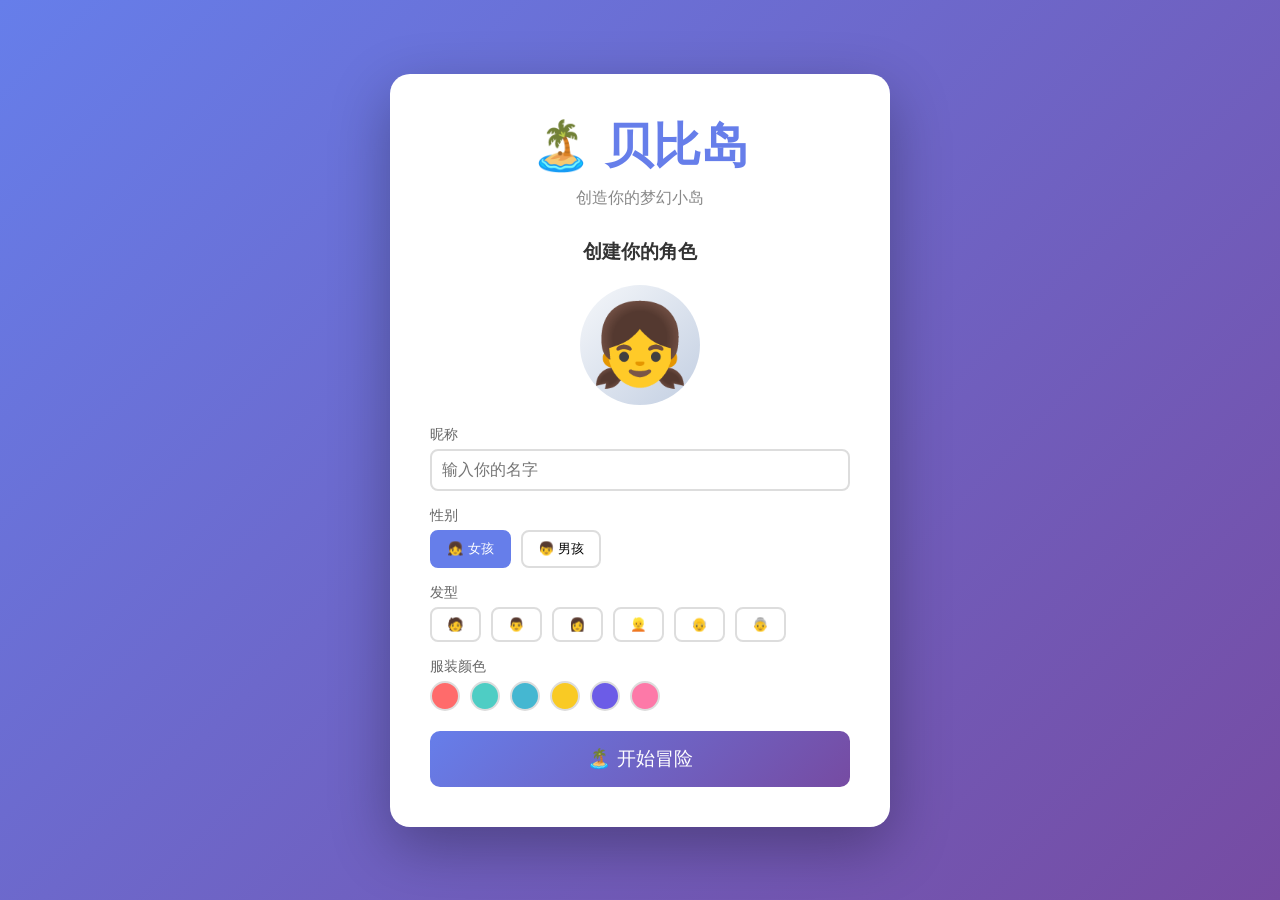
<file: index.html>
<!DOCTYPE html>
<html lang="zh-CN">
<head>
    <meta charset="UTF-8">
    <meta name="viewport" content="width=device-width, initial-scale=1.0">
    <title>贝比岛 - 我的梦幻小岛</title>
    <link rel="stylesheet" href="style.css">
</head>
<body>
    <!-- 登录/创建角色界面 -->
    <div id="login-screen" class="screen active">
        <div class="login-container">
            <h1 class="game-logo">🏝️ 贝比岛</h1>
            <p class="game-subtitle">创造你的梦幻小岛</p>

            <div class="character-creator">
                <h3>创建你的角色</h3>
                <div class="character-preview">
                    <div id="preview-avatar" class="avatar-preview">👧</div>
                </div>

                <div class="creator-options">
                    <div class="option-group">
                        <label>昵称</label>
                        <input type="text" id="player-name" placeholder="输入你的名字" maxlength="8">
                    </div>

                    <div class="option-group">
                        <label>性别</label>
                        <div class="gender-select">
                            <button class="gender-btn active" data-gender="female" onclick="setGender('female')">👧 女孩</button>
                            <button class="gender-btn" data-gender="male" onclick="setGender('male')">👦 男孩</button>
                        </div>
                    </div>

                    <div class="option-group">
                        <label>发型</label>
                        <div class="style-selector">
                            <button onclick="setHair('🧑')">🧑</button>
                            <button onclick="setHair('👨')">👨</button>
                            <button onclick="setHair('👩')">👩</button>
                            <button onclick="setHair('👱')">👱</button>
                            <button onclick="setHair('👴')">👴</button>
                            <button onclick="setHair('👵')">👵</button>
                        </div>
                    </div>

                    <div class="option-group">
                        <label>服装颜色</label>
                        <div class="color-selector">
                            <button class="color-btn" style="background: #ff6b6b" onclick="setColor('#ff6b6b')"></button>
                            <button class="color-btn" style="background: #4ecdc4" onclick="setColor('#4ecdc4')"></button>
                            <button class="color-btn" style="background: #45b7d1" onclick="setColor('#45b7d1')"></button>
                            <button class="color-btn" style="background: #f9ca24" onclick="setColor('#f9ca24')"></button>
                            <button class="color-btn" style="background: #6c5ce7" onclick="setColor('#6c5ce7')"></button>
                            <button class="color-btn" style="background: #fd79a8" onclick="setColor('#fd79a8')"></button>
                        </div>
                    </div>
                </div>

                <button class="start-btn" onclick="startGame()">🏝️ 开始冒险</button>
            </div>
        </div>
    </div>

    <!-- 主游戏界面 -->
    <div id="game-screen" class="screen">
        <!-- 顶部信息栏 -->
        <div class="top-bar">
            <div class="player-info">
                <span id="display-avatar">👧</span>
                <span id="display-name">玩家</span>
                <span class="level-badge">Lv.<span id="player-level">1</span></span>
            </div>
            <div class="resources">
                <span class="resource">💰 <span id="coin-display">0</span></span>
                <span class="resource">💎 <span id="gem-display">0</span></span>
                <span class="resource">⭐ <span id="exp-display">0</span></span>
            </div>
        </div>

        <!-- 主界面 -->
        <div class="main-content">
            <!-- 左侧导航 -->
            <div class="side-nav">
                <button class="nav-btn active" onclick="showPage('home')">🏠 家园</button>
                <button class="nav-btn" onclick="showPage('town')">🏪 小镇</button>
                <button class="nav-btn" onclick="showPage('wardrobe')">👗 换装</button>
                <button class="nav-btn" onclick="showPage('pets')">🐾 宠物</button>
                <button class="nav-btn" onclick="showPage('friends')">👥 好友</button>
                <button class="nav-btn" onclick="showPage('quests')">📋 任务</button>
            </div>

            <!-- 内容区域 -->
            <div class="content-area">
                <!-- 家园页面 -->
                <div id="page-home" class="page active">
                    <div class="home-container">
                        <div class="island-view">
                            <div class="island-background">🏝️</div>
                            <div id="island-decorations" class="island-decorations">
                                <!-- 装饰物会动态添加 -->
                            </div>
                            <div class="player-on-island" id="player-on-island">👧</div>
                        </div>
                        <div class="home-actions">
                            <button onclick="decorateIsland()">🎨 装饰岛屿</button>
                            <button onclick="visitFriend()">🚶 拜访好友</button>
                            <button onclick="rest()">💤 休息 (+体力)</button>
                        </div>
                    </div>
                </div>

                <!-- 小镇页面 -->
                <div id="page-town" class="page">
                    <div class="town-container">
                        <h2>🏪 中心小镇</h2>
                        <div class="town-buildings">
                            <div class="building" onclick="openShop('pet')">
                                <div class="building-icon">🐾</div>
                                <div class="building-name">宠物店</div>
                            </div>
                            <div class="building" onclick="openShop('furniture')">
                                <div class="building-icon">🪑</div>
                                <div class="building-name">家具店</div>
                            </div>
                            <div class="building" onclick="openShop('clothes')">
                                <div class="building-icon">👕</div>
                                <div class="building-name">服装店</div>
                            </div>
                            <div class="building" onclick="openMiniGames()">
                                <div class="building-icon">🎮</div>
                                <div class="building-name">游戏厅</div>
                            </div>
                            <div class="building" onclick="openFarm()">
                                <div class="building-icon">🌾</div>
                                <div class="building-name">农场</div>
                            </div>
                            <div class="building" onclick="openBank()">
                                <div class="building-icon">🏦</div>
                                <div class="building-name">银行</div>
                            </div>
                        </div>
                    </div>
                </div>

                <!-- 换装页面 -->
                <div id="page-wardrobe" class="page">
                    <div class="wardrobe-container">
                        <div class="wardrobe-preview">
                            <div id="wardrobe-avatar" class="avatar-large">👧</div>
                            <div class="avatar-name" id="wardrobe-name">玩家</div>
                        </div>
                        <div class="wardrobe-items">
                            <h3>我的服装</h3>
                            <div id="clothing-list" class="item-grid">
                                <!-- 服装列表动态生成 -->
                            </div>
                        </div>
                    </div>
                </div>

                <!-- 宠物页面 -->
                <div id="page-pets" class="page">
                    <div class="pets-container">
                        <h2>🐾 我的宠物</h2>
                        <div id="pet-list" class="pet-grid">
                            <!-- 宠物列表动态生成 -->
                        </div>
                        <div class="pet-actions">
                            <button onclick="feedPet()">🍖 喂食</button>
                            <button onclick="playWithPet()">🎾 玩耍</button>
                            <button onclick="petShop()">🏪 宠物店</button>
                        </div>
                    </div>
                </div>

                <!-- 好友页面 -->
                <div id="page-friends" class="page">
                    <div class="friends-container">
                        <h2>👥 好友列表</h2>
                        <div id="friend-list" class="friend-list">
                            <!-- 好友列表动态生成 -->
                        </div>
                        <div class="friend-actions">
                            <button onclick="addFriend()">➕ 添加好友</button>
                            <button onclick="visitRandomFriend()">🚶 随机拜访</button>
                        </div>
                    </div>
                </div>

                <!-- 任务页面 -->
                <div id="page-quests" class="page">
                    <div class="quests-container">
                        <h2>📋 任务列表</h2>
                        <div id="quest-list" class="quest-list">
                            <!-- 任务列表动态生成 -->
                        </div>
                        <div class="quest-claim">
                            <button onclick="claimDailyReward()">🎁 领取每日奖励</button>
                        </div>
                    </div>
                </div>
            </div>
        </div>
    </div>

    <!-- 小游戏界面 -->
    <div id="minigame-screen" class="screen">
        <div class="minigame-header">
            <button onclick="backToGame()">← 返回</button>
            <h3 id="minigame-title">小游戏</h3>
            <span>奖励：💰 <span id="minigame-reward">100</span></span>
        </div>
        <div id="minigame-container" class="minigame-container">
            <!-- 小游戏内容动态加载 -->
        </div>
    </div>

    <script src="game.js"></script>
</body>
</html>
</file>
<file: style.css>
/* 基础样式 */
* {
    margin: 0;
    padding: 0;
    box-sizing: border-box;
}

body {
    font-family: 'Microsoft YaHei', Arial, sans-serif;
    background: linear-gradient(135deg, #667eea 0%, #764ba2 100%);
    min-height: 100vh;
    overflow: hidden;
}

.screen {
    display: none;
    width: 100%;
    height: 100vh;
}

.screen.active {
    display: block;
}

/* 登录界面 */
#login-screen {
    display: flex;
    align-items: center;
    justify-content: center;
}

.login-container {
    background: white;
    border-radius: 20px;
    padding: 40px;
    box-shadow: 0 20px 60px rgba(0, 0, 0, 0.3);
    text-align: center;
    max-width: 500px;
    width: 90%;
}

.game-logo {
    font-size: 3em;
    color: #667eea;
    margin-bottom: 10px;
}

.game-subtitle {
    color: #888;
    margin-bottom: 30px;
}

.character-creator h3 {
    color: #333;
    margin-bottom: 20px;
}

.character-preview {
    margin: 20px 0;
}

.avatar-preview {
    font-size: 5em;
    background: linear-gradient(135deg, #f5f7fa, #c3cfe2);
    border-radius: 50%;
    width: 120px;
    height: 120px;
    display: flex;
    align-items: center;
    justify-content: center;
    margin: 0 auto;
}

.creator-options {
    text-align: left;
    margin: 20px 0;
}

.option-group {
    margin-bottom: 15px;
}

.option-group label {
    display: block;
    color: #666;
    margin-bottom: 5px;
    font-size: 0.9em;
}

.option-group input {
    width: 100%;
    padding: 10px;
    border: 2px solid #ddd;
    border-radius: 8px;
    font-size: 1em;
}

.gender-select, .style-selector, .color-selector {
    display: flex;
    gap: 10px;
    flex-wrap: wrap;
}

.gender-btn, .style-selector button, .color-btn {
    padding: 8px 15px;
    border: 2px solid #ddd;
    background: white;
    border-radius: 8px;
    cursor: pointer;
    transition: all 0.3s;
}

.gender-btn.active, .style-selector button:hover {
    border-color: #667eea;
    background: #667eea;
    color: white;
}

.color-btn {
    width: 30px;
    height: 30px;
    border-radius: 50%;
    padding: 0;
}

.color-btn:hover {
    transform: scale(1.1);
}

.start-btn {
    width: 100%;
    padding: 15px;
    background: linear-gradient(135deg, #667eea, #764ba2);
    color: white;
    border: none;
    border-radius: 10px;
    font-size: 1.2em;
    cursor: pointer;
    transition: transform 0.3s;
}

.start-btn:hover {
    transform: scale(1.05);
}

/* 游戏主界面 */
.top-bar {
    background: white;
    padding: 10px 20px;
    display: flex;
    justify-content: space-between;
    align-items: center;
    box-shadow: 0 2px 10px rgba(0, 0, 0, 0.1);
}

.player-info {
    display: flex;
    align-items: center;
    gap: 10px;
    font-weight: bold;
}

#display-avatar {
    font-size: 1.5em;
}

.level-badge {
    background: linear-gradient(135deg, #667eea, #764ba2);
    color: white;
    padding: 3px 10px;
    border-radius: 15px;
    font-size: 0.8em;
}

.resources {
    display: flex;
    gap: 15px;
}

.resource {
    font-weight: bold;
    color: #333;
}

.main-content {
    display: flex;
    height: calc(100vh - 60px);
}

.side-nav {
    width: 120px;
    background: white;
    padding: 20px 10px;
    display: flex;
    flex-direction: column;
    gap: 10px;
}

.nav-btn {
    padding: 15px 10px;
    background: #f5f5f5;
    border: none;
    border-radius: 10px;
    cursor: pointer;
    transition: all 0.3s;
    font-size: 0.9em;
}

.nav-btn.active, .nav-btn:hover {
    background: linear-gradient(135deg, #667eea, #764ba2);
    color: white;
}

.content-area {
    flex: 1;
    background: linear-gradient(135deg, #f5f7fa, #c3cfe2);
    padding: 20px;
    overflow-y: auto;
}

.page {
    display: none;
}

.page.active {
    display: block;
}

/* 家园页面 */
.home-container {
    background: white;
    border-radius: 15px;
    padding: 20px;
    height: 100%;
}

.island-view {
    height: 300px;
    background: linear-gradient(180deg, #87CEEB 0%, #98FB98 50%, #DEB887 100%);
    border-radius: 10px;
    position: relative;
    overflow: hidden;
    margin-bottom: 20px;
}

.island-background {
    font-size: 8em;
    position: absolute;
    bottom: 20px;
    left: 50%;
    transform: translateX(-50%);
}

.island-decorations {
    position: absolute;
    top: 0;
    left: 0;
    right: 0;
    bottom: 0;
    pointer-events: none;
}

.player-on-island {
    font-size: 3em;
    position: absolute;
    bottom: 40px;
    left: 50%;
    transform: translateX(-50%);
    transition: all 0.3s;
}

.home-actions {
    display: flex;
    gap: 10px;
    justify-content: center;
}

.home-actions button {
    padding: 10px 20px;
    background: linear-gradient(135deg, #667eea, #764ba2);
    color: white;
    border: none;
    border-radius: 8px;
    cursor: pointer;
}

/* 小镇页面 */
.town-container h2 {
    text-align: center;
    margin-bottom: 30px;
    color: #333;
}

.town-buildings {
    display: grid;
    grid-template-columns: repeat(3, 1fr);
    gap: 20px;
    max-width: 800px;
    margin: 0 auto;
}

.building {
    background: white;
    padding: 30px;
    border-radius: 15px;
    text-align: center;
    cursor: pointer;
    transition: transform 0.3s, box-shadow 0.3s;
}

.building:hover {
    transform: translateY(-5px);
    box-shadow: 0 10px 30px rgba(0, 0, 0, 0.2);
}

.building-icon {
    font-size: 3em;
    margin-bottom: 10px;
}

.building-name {
    font-weight: bold;
    color: #333;
}

/* 换装页面 */
.wardrobe-container {
    display: flex;
    gap: 30px;
}

.wardrobe-preview {
    width: 200px;
    text-align: center;
}

.avatar-large {
    font-size: 8em;
    background: white;
    border-radius: 50%;
    width: 180px;
    height: 180px;
    display: flex;
    align-items: center;
    justify-content: center;
    margin: 0 auto 20px;
}

.avatar-name {
    font-size: 1.2em;
    font-weight: bold;
    color: #333;
}

.wardrobe-items {
    flex: 1;
    background: white;
    padding: 20px;
    border-radius: 15px;
}

.item-grid {
    display: grid;
    grid-template-columns: repeat(4, 1fr);
    gap: 15px;
    margin-top: 20px;
}

/* 宠物页面 */
.pets-container h2 {
    text-align: center;
    margin-bottom: 30px;
}

.pet-grid {
    display: grid;
    grid-template-columns: repeat(3, 1fr);
    gap: 20px;
    max-width: 800px;
    margin: 0 auto 30px;
}

.pet-card {
    background: white;
    padding: 20px;
    border-radius: 15px;
    text-align: center;
}

.pet-icon {
    font-size: 4em;
    margin-bottom: 10px;
}

.pet-name {
    font-weight: bold;
    margin-bottom: 5px;
}

.pet-level {
    color: #888;
    font-size: 0.9em;
}

.pet-actions {
    display: flex;
    gap: 10px;
    justify-content: center;
}

.pet-actions button {
    padding: 10px 20px;
    background: linear-gradient(135deg, #667eea, #764ba2);
    color: white;
    border: none;
    border-radius: 8px;
    cursor: pointer;
}

/* 好友页面 */
.friends-container h2 {
    text-align: center;
    margin-bottom: 30px;
}

.friend-list {
    max-width: 600px;
    margin: 0 auto 30px;
}

.friend-item {
    background: white;
    padding: 15px;
    border-radius: 10px;
    display: flex;
    align-items: center;
    gap: 15px;
    margin-bottom: 10px;
}

.friend-avatar {
    font-size: 2.5em;
}

.friend-info {
    flex: 1;
}

.friend-name {
    font-weight: bold;
}

.friend-level {
    color: #888;
    font-size: 0.9em;
}

.friend-actions {
    display: flex;
    gap: 10px;
    justify-content: center;
}

.friend-actions button {
    padding: 10px 20px;
    background: linear-gradient(135deg, #667eea, #764ba2);
    color: white;
    border: none;
    border-radius: 8px;
    cursor: pointer;
}

/* 任务页面 */
.quests-container h2 {
    text-align: center;
    margin-bottom: 30px;
}

.quest-list {
    max-width: 600px;
    margin: 0 auto 30px;
}

.quest-item {
    background: white;
    padding: 20px;
    border-radius: 10px;
    margin-bottom: 15px;
}

.quest-header {
    display: flex;
    justify-content: space-between;
    align-items: center;
    margin-bottom: 10px;
}

.quest-name {
    font-weight: bold;
    font-size: 1.1em;
}

.quest-reward {
    color: #f39c12;
    font-weight: bold;
}

.quest-desc {
    color: #666;
    margin-bottom: 10px;
}

.quest-progress {
    background: #f5f5f5;
    height: 10px;
    border-radius: 5px;
    overflow: hidden;
}

.quest-progress-bar {
    height: 100%;
    background: linear-gradient(90deg, #667eea, #764ba2);
    transition: width 0.3s;
}

.quest-claim {
    text-align: center;
}

.quest-claim button {
    padding: 15px 40px;
    background: linear-gradient(135deg, #f39c12, #e67e22);
    color: white;
    border: none;
    border-radius: 10px;
    font-size: 1.1em;
    cursor: pointer;
}

/* 小游戏界面 */
.minigame-header {
    background: white;
    padding: 15px 20px;
    display: flex;
    justify-content: space-between;
    align-items: center;
}

.minigame-header button {
    padding: 8px 15px;
    background: #f5f5f5;
    border: none;
    border-radius: 5px;
    cursor: pointer;
}

.minigame-container {
    height: calc(100vh - 70px);
    background: linear-gradient(135deg, #667eea, #764ba2);
    display: flex;
    align-items: center;
    justify-content: center;
}

/* 弹窗 */
.modal {
    display: none;
    position: fixed;
    z-index: 1000;
    left: 0;
    top: 0;
    width: 100%;
    height: 100%;
    background: rgba(0, 0, 0, 0.5);
    align-items: center;
    justify-content: center;
}

.modal.active {
    display: flex;
}

.modal-content {
    background: white;
    padding: 30px;
    border-radius: 15px;
    text-align: center;
    max-width: 400px;
    width: 90%;
}

.modal-content h3 {
    color: #667eea;
    margin-bottom: 20px;
}

.modal-buttons {
    display: flex;
    gap: 10px;
    justify-content: center;
    margin-top: 20px;
}

.modal-buttons button {
    padding: 10px 30px;
    background: linear-gradient(135deg, #667eea, #764ba2);
    color: white;
    border: none;
    border-radius: 8px;
    cursor: pointer;
}

/* 通知 */
.notification {
    position: fixed;
    top: 20px;
    left: 50%;
    transform: translateX(-50%);
    background: white;
    padding: 15px 30px;
    border-radius: 10px;
    box-shadow: 0 5px 20px rgba(0, 0, 0, 0.3);
    z-index: 2000;
    animation: slideDown 0.3s ease-out;
}

@keyframes slideDown {
    from {
        opacity: 0;
        transform: translateX(-50%) translateY(-20px);
    }
    to {
        opacity: 1;
        transform: translateX(-50%) translateY(0);
    }
}

/* 响应式 */
@media (max-width: 768px) {
    .main-content {
        flex-direction: column;
    }

    .side-nav {
        width: 100%;
        flex-direction: row;
        padding: 10px;
        overflow-x: auto;
    }

    .town-buildings {
        grid-template-columns: repeat(2, 1fr);
    }

    .pet-grid {
        grid-template-columns: repeat(2, 1fr);
    }
}
</file>
